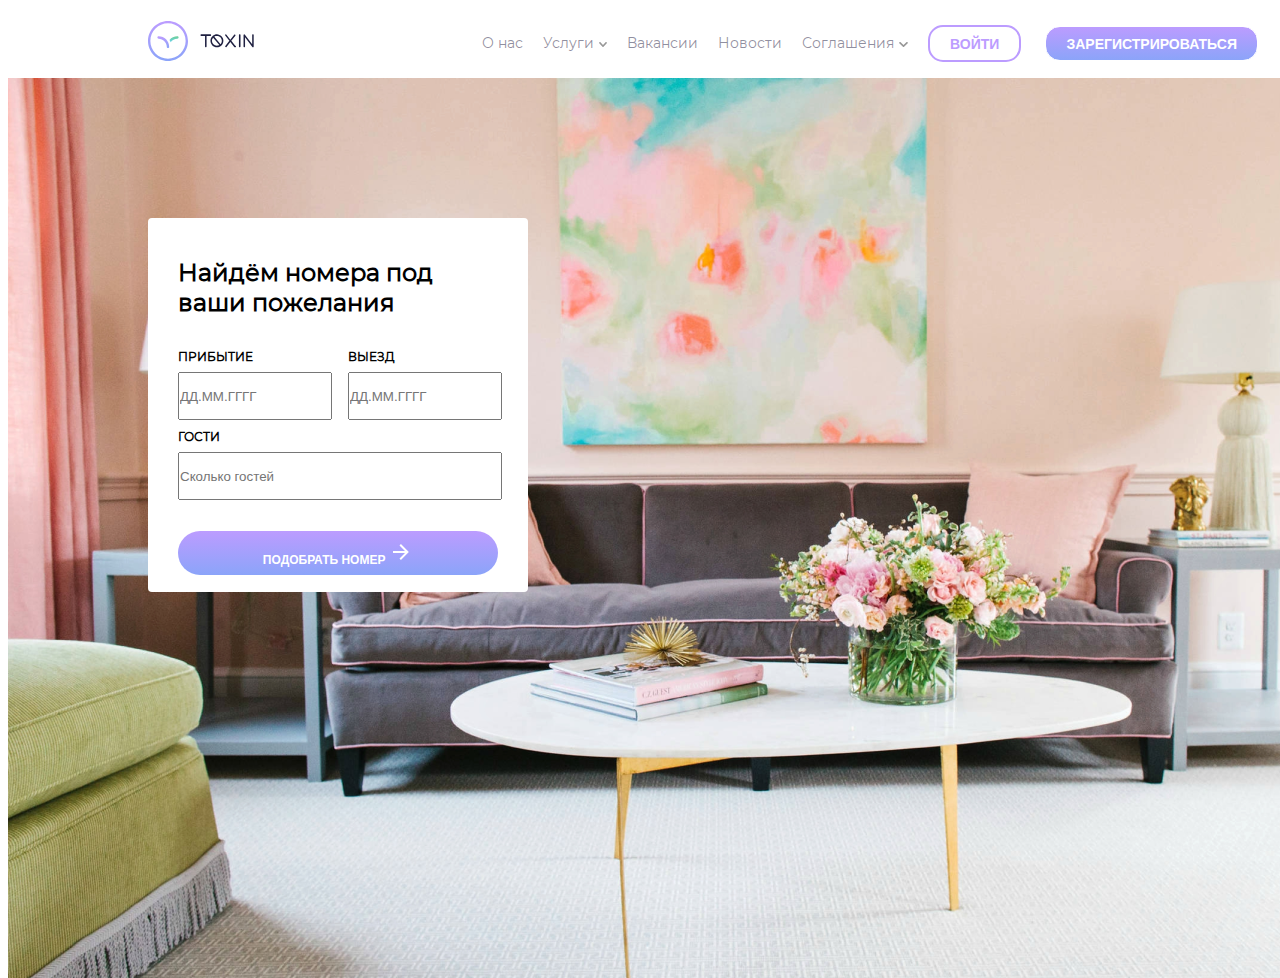
<file: landing/index.html>
<!DOCTYPE html>
<html lang="en">
<head>
    <meta charset="UTF-8">    
    <link href="./style.css" rel="stylesheet" type="text/css">
    <meta name="viewport" content="width=device-width, initial-scale=1.0">
    <title>Toxin - Главная</title>
</head>
<body>
    <header>
        <div class="logo"><img src="./img/Logo.svg"></div>
            <div class="cont__menu">
                <div class="nav">
                    <div class="nav__item">О нас</div>
                    <div class="nav__item">Услуги<img class="drop__down" src="./img/chevron-down-solid.svg"></div>
                    <div class="nav__item">Вакансии</div>
                    <div class="nav__item">Новости</div>
                    <div class="nav__item">Соглашения<img class="drop__down" src="./img/chevron-down-solid.svg"></div>
                </div>
                <div class="log__in">
                    <button class="go__in">Войти</button>
                    <button class="register">Зарегистрироваться</button>
                </div>
            </div>
    </header>
    <div class="general__cont">
        <div class="order">
            <p>Найдём номера под ваши пожелания</p>
                <div class="dates">
                    <div class="arriving">
                        <div class="form__name">Прибытие</div>
                            <form>
                                <input class="input__date" type="text" type="date" placeholder="ДД.ММ.ГГГГ">
                            </form>
                    </div>
                    <div class="departure">
                        <div class="form__name">Выезд</div>
                            <form>
                                <input  class="input__date" type="text" type="date" placeholder="ДД.ММ.ГГГГ">
                            </form>
                    </div>
            
            </div>
            <div class="guests">
                <div class="form__name">Гости</div>
                    <form>
                        <input class="input__guest" type="text" type="date" placeholder="Сколько гостей">
                    </form>
            </div>
        <button class="book"><span>Подобрать номер</span>
            <img class="arrow" src="./img/arrow_right_icon_138919.svg">
        </button>
    </div>
    
</body>
</html>
</file>
<file: landing/style.css>
@font-face {
    font-family: 'Montserrat';
    src: url('./fonts/Montserrat-Regular.ttf');
}

@font-face {
    font-family: 'fontello';
    src: url('./fonts/fontello.ttf')
}

body{
    font-family: 'Montserrat';
}

header{
    display: inline-flex;
    box-sizing: border-box;
    justify-content: space-between;
    margin: 0 auto;
    width: 1440px;
    height: 70px;
    background-color: #fff;
    align-items: center;
}
.logo{
    margin-left: 140px;
}
.nav{
    display: inline-flex;
    justify-content: space-between;
    font-size: 14px;
    color: rgba(31, 32, 65, 0.5);

}
.cont__menu{
    display: inline-flex;
   
    margin-right: 50px;
}

.fa-angle-down{
    font-size: 20px;
    font-weight: 400;
}
.drop__down{
    transform: translate(0,1.5px);
    padding-left: 5px;
    font-size: 15px;
    height: 10px;
    opacity: .4;
}

.nav__item{
    margin-left: 20px;
    padding-top: 9px;
}

.go__in{
    color: #BC9CFF;
    text-transform: uppercase;
    font-weight: 700;
    margin-left: 20px;
    border: 2px solid #BC9CFF;
    font-size: 14px;
    border-radius: 15px;
    background-color: #fff;
    padding: 9px 20px 8px 20px;

}

.register{
    font-weight: 700;
    text-transform: uppercase;
    margin-left: 20px;
    font-size: 14px;
    border:.1px solid #fff;
    background: linear-gradient(180deg, #BC9CFF 0%, #8BA4F9 100%);    
    color: #fff;
    border-radius: 15px;
    padding: 9px 20px 8px 20px;
    margin-right: 140px;
}

.general__cont{
    background-image: url("./img/image 3.png");
    width: 1440px;
    height: 900px;
    position: absolute;
}

.order{
    position: absolute;
    line-height: 30px;
    height: 374px;
    width: 380px;
    margin-left: 140px;
    margin-top: 140px;
    border-radius: 4px;
    background-color: #fff;    
}

.order p {
    width: 320px;
    height: 60px;
    margin-left: 30px;
    margin-top: 40px;
    font-weight: 700;
    font-size: 24px;

}

.form__name {
    font-weight: 700;
    text-transform: uppercase;
    font-size: 12px;

}

.dates{
    margin-left: 30px;
    margin-right: 30px;
    margin-top: 20px;
    width: 320px;
    display: flex;
    justify-content: space-around;
}

.arriving{
    width: 150px;
    height: 65px;
}
.departure{
    width: 150px;
    height: 65px;
    margin-left: 20px;
}

.input__date{
    width: 150px;
    padding: 0;
    height: 44px;
}

.input__guest{
    width: 320px;
    height: 44px;
    padding: 0;
}

.guests{
    width: 320px;
    margin-left: 30px;
    margin-top: 15px;
}

.book{
    position: relative;
    color: #fff;
    height: 44px;
   
    margin-top: 31px;
    margin-left: 30px;
    width: 320px;
    padding: 0;
    background: linear-gradient(180deg, #BC9CFF 0%, #8BA4F9 100%);
    border: none;
    border-radius: 25px;
}

.book span{
    font-weight: 700;
    font-size: 12px;
    text-transform: uppercase;
}

.arrow{
    stroke: #fff;
    fill: #fff;
}
</file>
